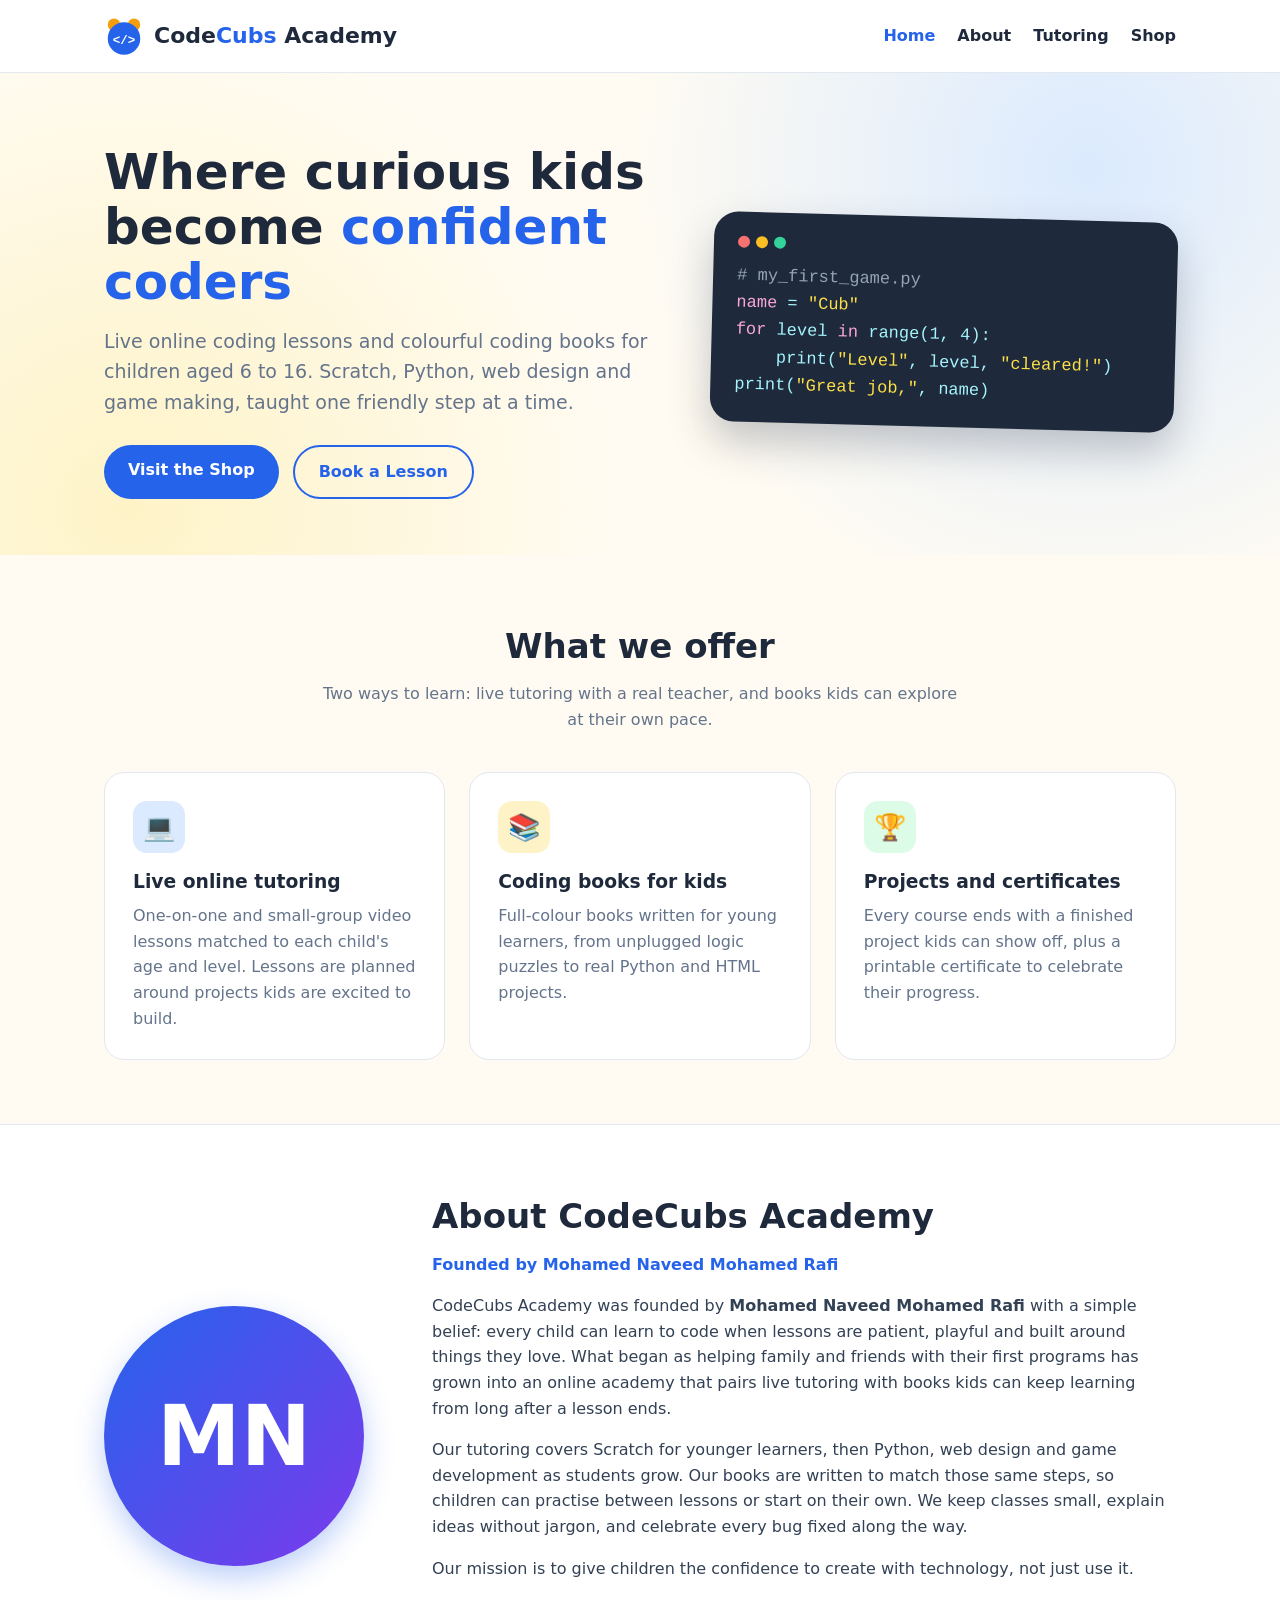
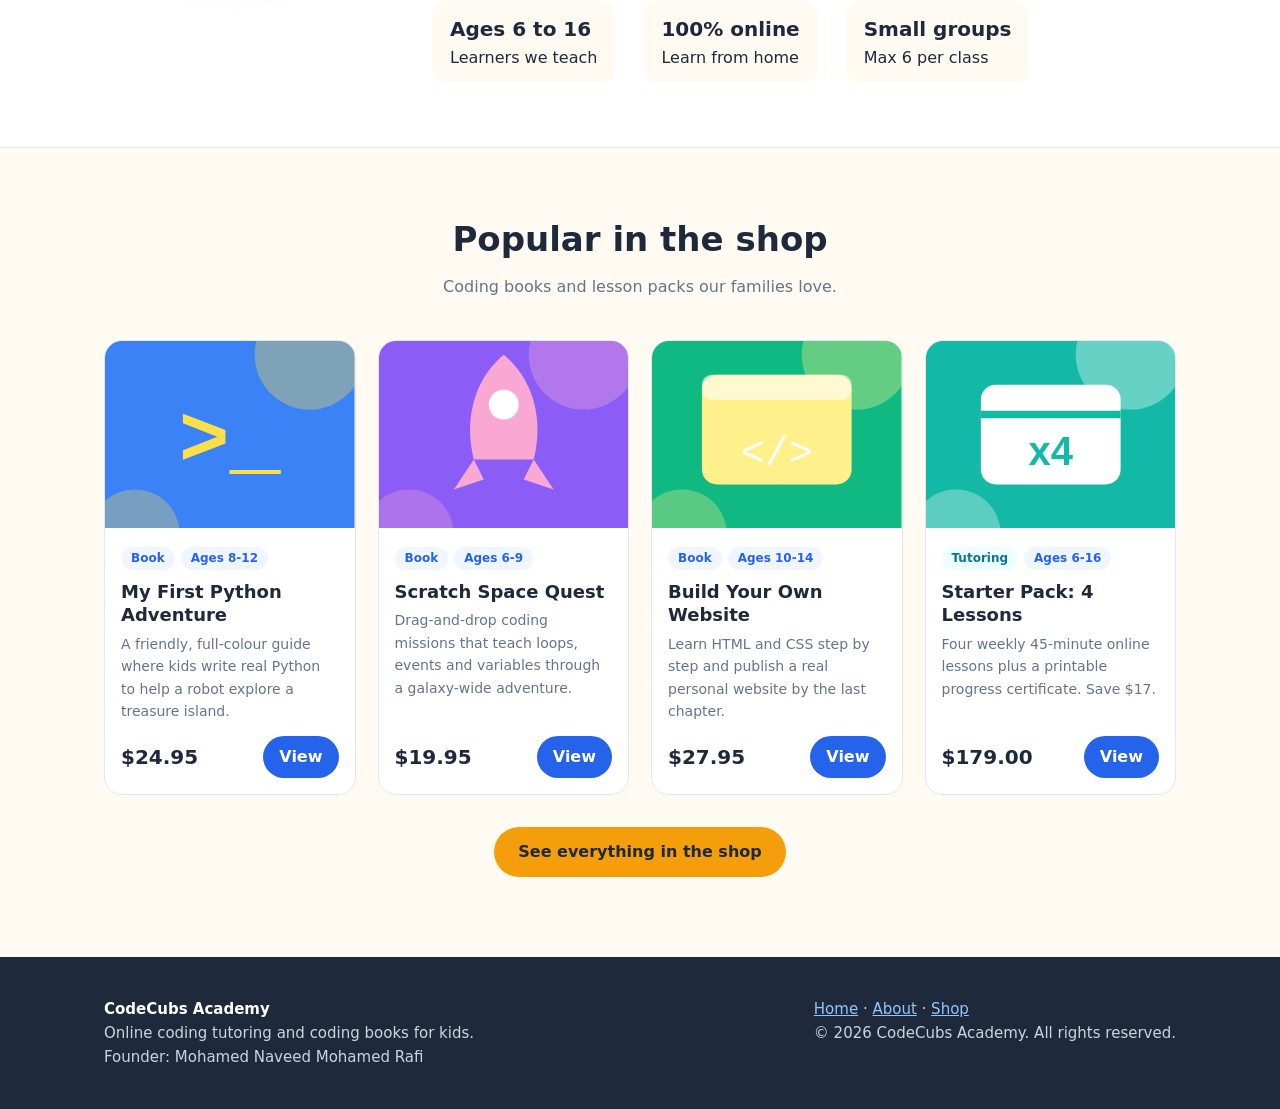
<file: index.html>
<!DOCTYPE html>
<html lang="en">
<head>
<meta charset="UTF-8">
<meta name="viewport" content="width=device-width, initial-scale=1">
<title>CodeCubs Academy | Online Coding Tutoring & Coding Books for Kids</title>
<meta name="description" content="CodeCubs Academy offers live online coding lessons and fun coding books for children aged 6 to 16. Founded by Mohamed Naveed Mohamed Rafi.">
<link rel="stylesheet" href="style.css">
<link rel="icon" href="data:image/svg+xml,%3Csvg xmlns='http://www.w3.org/2000/svg' viewBox='0 0 64 64'%3E%3Ccircle cx='16' cy='14' r='10' fill='%23f59e0b'/%3E%3Ccircle cx='48' cy='14' r='10' fill='%23f59e0b'/%3E%3Ccircle cx='32' cy='36' r='26' fill='%232563eb'/%3E%3C/svg%3E">
</head>
<body>
<header class="site"><div class="wrap">
  <a class="logo" href="./">
    <svg viewBox="0 0 64 64"><circle cx="16" cy="14" r="10" fill="#f59e0b"/><circle cx="48" cy="14" r="10" fill="#f59e0b"/><circle cx="32" cy="36" r="26" fill="#2563eb"/><text x="32" y="44" font-size="20" text-anchor="middle" fill="#fff" font-family="monospace" font-weight="700">&lt;/&gt;</text></svg>
    <span>Code<b>Cubs</b> Academy</span>
  </a>
  <nav><a href="./" class="active">Home</a><a href="#about">About</a><a href="#tutoring">Tutoring</a><a href="shop.html">Shop</a></nav>
</div></header>

<div class="hero"><div class="wrap">
  <div>
    <h1>Where curious kids become <em>confident coders</em></h1>
    <p>Live online coding lessons and colourful coding books for children aged 6 to 16. Scratch, Python, web design and game making, taught one friendly step at a time.</p>
    <div class="cta"><a class="btn" href="shop.html">Visit the Shop</a><a class="btn ghost" href="#tutoring">Book a Lesson</a></div>
  </div>
  <div class="hero-art">
    <div class="dots"><i></i><i></i><i></i></div>
<pre style="margin:0;white-space:pre-wrap"><span class="c"># my_first_game.py</span>
<span class="k">name</span> = <span class="s">"Cub"</span>
<span class="k">for</span> level <span class="k">in</span> range(1, 4):
    print(<span class="s">"Level"</span>, level, <span class="s">"cleared!"</span>)
print(<span class="s">"Great job,"</span>, name)</pre>
  </div>
</div></div>

<section id="tutoring"><div class="wrap">
  <h2>What we offer</h2>
  <p class="sub">Two ways to learn: live tutoring with a real teacher, and books kids can explore at their own pace.</p>
  <div class="grid3">
    <div class="feature"><div class="ico" style="background:#dbeafe">💻</div><h3>Live online tutoring</h3><p>One-on-one and small-group video lessons matched to each child's age and level. Lessons are planned around projects kids are excited to build.</p></div>
    <div class="feature"><div class="ico" style="background:#fef3c7">📚</div><h3>Coding books for kids</h3><p>Full-colour books written for young learners, from unplugged logic puzzles to real Python and HTML projects.</p></div>
    <div class="feature"><div class="ico" style="background:#dcfce7">🏆</div><h3>Projects and certificates</h3><p>Every course ends with a finished project kids can show off, plus a printable certificate to celebrate their progress.</p></div>
  </div>
</div></section>

<section class="about" id="about"><div class="wrap">
  <div class="avatar">MN</div>
  <div>
    <h2>About CodeCubs Academy</h2>
    <p class="role">Founded by Mohamed Naveed Mohamed Rafi</p>
    <p>CodeCubs Academy was founded by <strong>Mohamed Naveed Mohamed Rafi</strong> with a simple belief: every child can learn to code when lessons are patient, playful and built around things they love. What began as helping family and friends with their first programs has grown into an online academy that pairs live tutoring with books kids can keep learning from long after a lesson ends.</p>
    <p>Our tutoring covers Scratch for younger learners, then Python, web design and game development as students grow. Our books are written to match those same steps, so children can practise between lessons or start on their own. We keep classes small, explain ideas without jargon, and celebrate every bug fixed along the way.</p>
    <p>Our mission is to give children the confidence to create with technology, not just use it.</p>
    <div class="stats"><div><b>Ages 6 to 16</b>Learners we teach</div><div><b>100% online</b>Learn from home</div><div><b>Small groups</b>Max 6 per class</div></div>
  </div>
</div></section>

<section><div class="wrap">
  <h2>Popular in the shop</h2>
  <p class="sub">Coding books and lesson packs our families love.</p>
  <div class="products" id="featured"></div>
  <p style="text-align:center;margin-top:32px"><a class="btn alt" href="shop.html">See everything in the shop</a></p>
</div></section>

<footer><div class="wrap">
  <div><strong style="color:#fff">CodeCubs Academy</strong><br>Online coding tutoring and coding books for kids.<br>Founder: Mohamed Naveed Mohamed Rafi</div>
  <div><a href="./">Home</a> · <a href="#about">About</a> · <a href="shop.html">Shop</a><br>© <span id="y"></span> CodeCubs Academy. All rights reserved.</div>
</div></footer>

<script src="products.js"></script>
<script>
document.getElementById('y').textContent = new Date().getFullYear();
document.getElementById('featured').innerHTML = PRODUCTS.filter(p => ["B001","B002","B003","T002"].includes(p.id)).map(p => `
  <div class="card"><div class="cover">${coverSVG(p)}</div><div class="body">
    <div><span class="tag ${p.type==='Tutoring'?'t':''}">${p.type}</span><span class="tag">Ages ${p.ages}</span></div>
    <h3>${p.title}</h3><p>${p.desc}</p>
    <div class="row"><span class="price">${money(p.price)}</span><a class="add" style="text-decoration:none" href="shop.html">View</a></div>
  </div></div>`).join('');
</script>
</body>
</html>
</file>
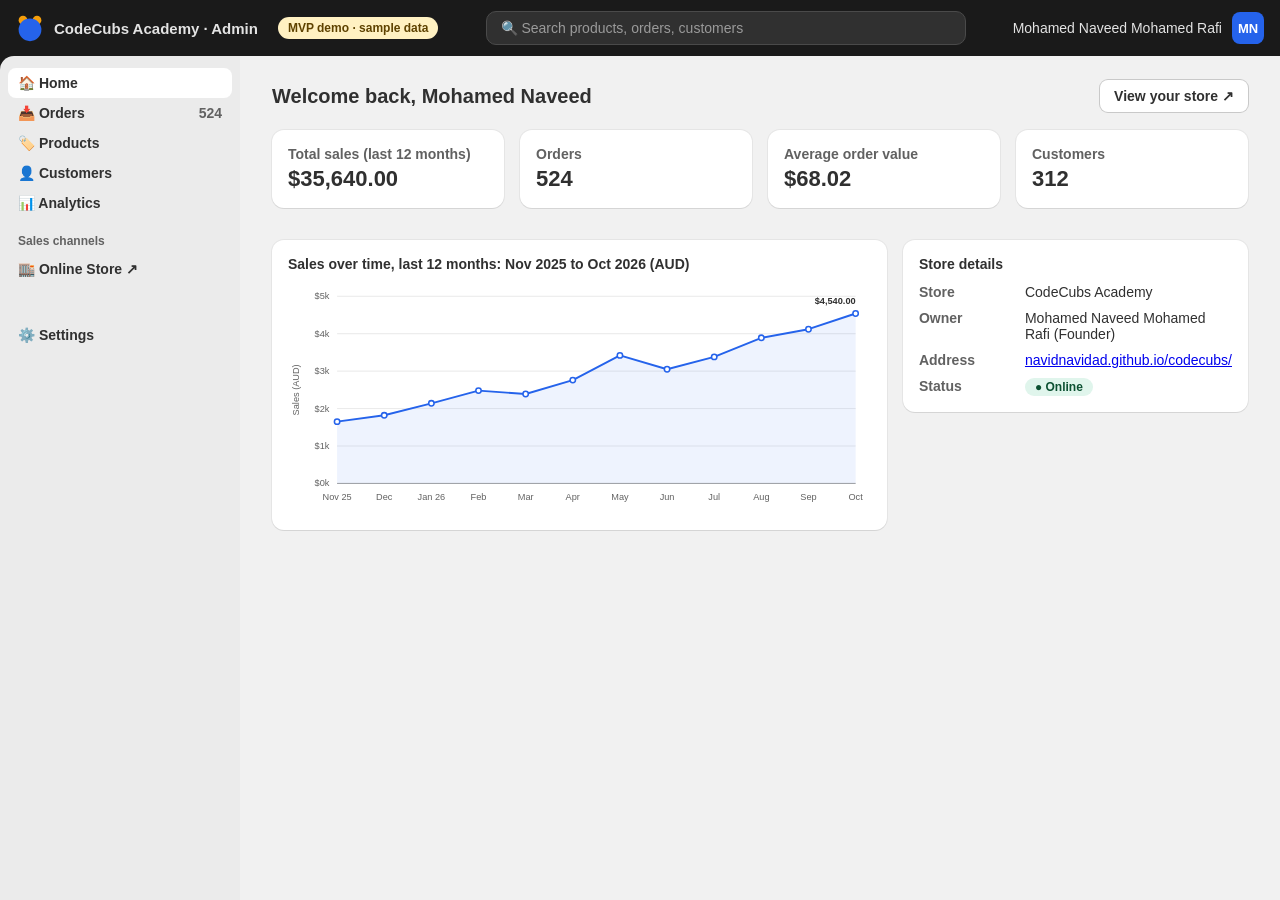
<file: admin.html>
<!DOCTYPE html>
<html lang="en">
<head>
<meta charset="UTF-8">
<meta name="viewport" content="width=device-width, initial-scale=1">
<meta name="robots" content="noindex,nofollow">
<title>Admin | CodeCubs Academy</title>
<style>
:root{--side:#1a1a1a;--bg:#f1f1f1;--line:#e3e3e3;--ink:#303030;--muted:#616161;--green:#008060}
*{box-sizing:border-box}
body{margin:0;font-family:-apple-system,BlinkMacSystemFont,"Segoe UI",Roboto,sans-serif;color:var(--ink);background:var(--side);font-size:14px}
.top{height:56px;display:flex;align-items:center;justify-content:space-between;padding:0 16px;color:#e3e3e3}
.top .brand{display:flex;align-items:center;gap:10px;font-weight:700;font-size:15px}
.top .brand svg{width:28px;height:28px}
.search{flex:0 1 480px;background:#303030;border:1px solid #4a4a4a;border-radius:10px;padding:8px 14px;color:#9a9a9a}
.me{display:flex;align-items:center;gap:10px}
.av{width:32px;height:32px;border-radius:8px;background:#2563eb;color:#fff;display:grid;place-items:center;font-weight:700;font-size:13px}
.shell{display:flex;height:calc(100vh - 56px)}
aside{width:240px;background:#ebebeb;border-radius:14px 0 0 0;padding:12px 8px;flex-shrink:0}
aside a{display:flex;align-items:center;gap:10px;padding:7px 10px;border-radius:8px;color:var(--ink);text-decoration:none;font-weight:600;cursor:pointer}
aside a:hover{background:#e0e0e0}aside a.on{background:#fff}
aside .sec{color:var(--muted);font-size:12px;font-weight:700;padding:16px 10px 6px}
main{flex:1;background:var(--bg);overflow:auto;padding:24px 32px}
h1{font-size:20px;margin:0 0 18px;display:flex;justify-content:space-between;align-items:center}
.card{background:#fff;border-radius:12px;box-shadow:0 1px 0 rgba(0,0,0,.07),0 0 0 1px rgba(0,0,0,.05);padding:16px;margin-bottom:16px}
.card h2{font-size:14px;margin:0 0 12px}
.kpis{display:grid;grid-template-columns:repeat(4,1fr);gap:16px;margin-bottom:16px}
.kpi .l{color:var(--muted);font-weight:600}.kpi .v{font-size:22px;font-weight:700;margin-top:4px}
.cols{display:grid;grid-template-columns:2.2fr 1fr;gap:16px;align-items:start}
table{width:100%;border-collapse:collapse}
th{text-align:left;color:var(--muted);font-weight:600;padding:8px;border-bottom:1px solid var(--line);background:#f7f7f7}
td{padding:10px 8px;border-bottom:1px solid var(--line);vertical-align:middle}
.thumb{width:40px;height:40px;border-radius:8px;overflow:hidden;border:1px solid var(--line)}.thumb svg{width:100%;height:100%;display:block}
.badge{display:inline-block;padding:2px 10px;border-radius:999px;font-size:12px;font-weight:600;background:#e0f5ec;color:#0c5132}
.badge.g{background:#f1f1f1;color:#616161}.badge.y{background:#fff1c2;color:#5e4200}
.btn{background:#303030;color:#fff;border:0;border-radius:8px;padding:8px 14px;font-weight:600;cursor:pointer;font-family:inherit}
.btn.l{background:#fff;color:var(--ink);box-shadow:0 0 0 1px #c9c9c9}
.dl{display:grid;grid-template-columns:180px 1fr;gap:10px 16px;margin:0}
.dl dt{color:var(--muted);font-weight:600}.dl dd{margin:0}
.empty{text-align:center;padding:40px 10px;color:var(--muted)}
.empty svg{width:90px;opacity:.6}
.task{display:flex;gap:10px;padding:8px 0;border-bottom:1px solid var(--line)}
.task:last-child{border:0}
input.inl{width:80px;padding:5px 8px;border:1px solid #c9c9c9;border-radius:6px;font-family:inherit}
.view{display:none}.view.on{display:block}
.ok{color:var(--green);font-weight:700}
.demo{background:#fff1c2;color:#5e4200;font-size:12px;font-weight:600;padding:4px 10px;border-radius:999px;margin-left:10px}
.chart svg{width:100%;height:auto;display:block}
.chart .ax{font-size:12px;fill:#616161}
@media(max-width:1000px){.cols{grid-template-columns:1fr}.kpis{grid-template-columns:repeat(2,1fr)}aside{width:190px}.search{display:none}main{padding:18px}}
@media(max-width:640px){aside{display:none}.top .me span{display:none}}
.delta{color:var(--green);font-size:12px;font-weight:600;margin-left:6px}
</style>
</head>
<body>
<div class="top">
  <div class="brand">
    <svg viewBox="0 0 64 64"><circle cx="16" cy="14" r="10" fill="#f59e0b"/><circle cx="48" cy="14" r="10" fill="#f59e0b"/><circle cx="32" cy="36" r="26" fill="#2563eb"/></svg>
    CodeCubs Academy · Admin<span class="demo">MVP demo · sample data</span>
  </div>
  <div class="search">🔍 Search products, orders, customers</div>
  <div class="me"><span id="ownerTop"></span><div class="av">MN</div></div>
</div>
<div class="shell">
<aside id="nav">
  <a data-v="home" class="on">🏠 Home</a>
  <a data-v="orders">📥 Orders <span style="margin-left:auto;color:var(--muted)" id="navOrders"></span></a>
  <a data-v="products">🏷️ Products</a>
  <a data-v="customers">👤 Customers</a>
  <a data-v="analytics">📊 Analytics</a>
  <div class="sec">Sales channels</div>
  <a href="./" target="_blank">🏬 Online Store ↗</a>
  <div class="sec">&nbsp;</div>
  <a data-v="settings">⚙️ Settings</a>
</aside>
<main>

<div class="view on" id="v-home">
  <h1><span>Welcome back, <span id="ownerFirst"></span></span><a class="btn l" href="shop.html" target="_blank" style="text-decoration:none;font-size:14px">View your store ↗</a></h1>
  <div class="kpis">
    <div class="card kpi"><div class="l">Total sales (last 12 months)</div><div class="v" id="kSales"></div></div>
    <div class="card kpi"><div class="l">Orders</div><div class="v" id="kOrders"></div></div>
    <div class="card kpi"><div class="l">Average order value</div><div class="v" id="kAov"></div></div>
    <div class="card kpi"><div class="l">Customers</div><div class="v" id="kCust"></div></div>
  </div>
  <div class="cols">
    <div class="card chart"><h2>Sales over time, last 12 months: Nov 2025 to Oct 2026 (AUD)</h2><div id="chart"></div></div>
    <div class="card"><h2>Store details</h2>
      <dl class="dl" style="grid-template-columns:90px 1fr">
        <dt>Store</dt><dd id="sName"></dd>
        <dt>Owner</dt><dd id="sOwner"></dd>
        <dt>Address</dt><dd><a id="sUrl" target="_blank"></a></dd>
        <dt>Status</dt><dd><span class="badge">● Online</span></dd>
      </dl>
    </div>
  </div>
</div>

<div class="view" id="v-orders">
  <h1>Orders</h1>
  <div class="card" style="padding:0;overflow:hidden">
    <table><thead><tr><th>Order</th><th>Date</th><th>Items</th><th>Payment</th><th>Fulfilment</th><th>Total</th></tr></thead><tbody id="otable"></tbody></table>
  </div>
</div>

<div class="view" id="v-products">
  <h1>Products <button class="btn" id="addP">Add product</button></h1>
  <div class="card" style="padding:0;overflow:hidden">
    <table><thead><tr><th></th><th>Product</th><th>Status</th><th>Type</th><th>Inventory</th><th>Price (AUD)</th></tr></thead><tbody id="ptable"></tbody></table>
  </div>
  <p style="color:var(--muted)">Edits here apply to this browser session. To publish catalogue changes, update <code>products.js</code> in the GitHub repository.</p>
</div>

<div class="view" id="v-customers">
  <h1>Customers</h1>
  <div class="card"><dl class="dl"><dt>Total customers</dt><dd id="c1"></dd><dt>Returning customers</dt><dd>41%</dd><dt>Top product</dt><dd>Starter Pack: 4 Lessons</dd></dl></div>
</div>

<div class="view" id="v-analytics">
  <h1>Analytics</h1>
  <div class="card chart"><h2>Sales over time, last 12 months: Nov 2025 to Oct 2026 (AUD)</h2><div id="chart2"></div></div>
</div>

<div class="view" id="v-settings">
  <h1>Settings</h1>
  <div class="card"><h2>Store details</h2>
    <dl class="dl">
      <dt>Store name</dt><dd id="s2Name"></dd>
      <dt>Store owner</dt><dd id="s2Owner"></dd>
      <dt>Business type</dt><dd>Online coding tutoring and children's coding books</dd>
      <dt>Location</dt><dd id="s2Loc"></dd>
      <dt>Store currency</dt><dd id="s2Cur"></dd>
    </dl>
  </div>
  <div class="card"><h2>Domains and hosting</h2>
    <dl class="dl">
      <dt>Primary domain</dt><dd><a id="s2Url" target="_blank"></a></dd>
      <dt>Hosting</dt><dd>GitHub Pages (free)</dd>
      <dt>Source repository</dt><dd><a id="s2Repo" target="_blank"></a></dd>
      <dt>GitHub account</dt><dd>Navidnavidad</dd>
      <dt>HTTPS</dt><dd><span class="badge">Enabled</span></dd>
    </dl>
  </div>
  <div class="card"><h2>Payments</h2>
    <dl class="dl"><dt>Payment provider</dt><dd>Stripe <span class="badge y">Demo</span></dd></dl>
  </div>
</div>

</main>
</div>

<script src="products.js"></script>
<script>
const $ = id => document.getElementById(id);
$('ownerTop').textContent = STORE.owner;
$('ownerFirst').textContent = STORE.owner.split(' ').slice(0,2).join(' ');
['sName','s2Name'].forEach(i => $(i).textContent = STORE.name);
['sOwner','s2Owner'].forEach(i => $(i).textContent = STORE.owner + " (" + STORE.role + ")");
['sUrl','s2Url'].forEach(i => { $(i).textContent = STORE.url.replace('https://',''); $(i).href = STORE.url; });
$('s2Repo').textContent = STORE.repo.replace('https://',''); $('s2Repo').href = STORE.repo;
$('s2Loc').textContent = STORE.location; $('s2Cur').textContent = STORE.currency;
// Hypothetical MVP sample figures
const MONTHS=["Nov 25","Dec","Jan 26","Feb","Mar","Apr","May","Jun","Jul","Aug","Sep","Oct"];
const SALES=[1650,1820,2140,2480,2390,2760,3420,3050,3380,3890,4120,4540];
const ORDERS=524, CUSTOMERS=312;
const total=SALES.reduce((a,b)=>a+b,0);
const fmt=n=>"$"+n.toLocaleString("en-AU",{minimumFractionDigits:2,maximumFractionDigits:2});
function stats(){
  $('kSales').innerHTML=fmt(total);
  $('kOrders').textContent=ORDERS; $('navOrders').textContent=ORDERS;
  $('kAov').textContent=fmt(total/ORDERS);
  $('kCust').textContent=CUSTOMERS; $('c1').textContent=CUSTOMERS;
}
function chart(el){
  const W=760,H=300,L=64,R=20,T=16,B=40,max=5000,w=W-L-R,h=H-T-B;
  const x=i=>L+i*w/11, y=v=>T+h-v/max*h;
  let s=`<svg viewBox="0 0 ${W} ${H}" role="img" aria-label="Monthly sales, last 12 months">`;
  for(let v=0;v<=max;v+=1000){s+=`<line x1="${L}" x2="${W-R}" y1="${y(v)}" y2="${y(v)}" stroke="#e3e3e3"/><text class="ax" x="${L-10}" y="${y(v)+4}" text-anchor="end">$${(v/1000)}k</text>`;}
  MONTHS.forEach((m,i)=>s+=`<text class="ax" x="${x(i)}" y="${H-B+22}" text-anchor="middle">${m}</text>`);
  s+=`<line x1="${L}" x2="${W-R}" y1="${y(0)}" y2="${y(0)}" stroke="#8a8a8a"/>`;
  const pts=SALES.map((v,i)=>`${x(i)},${y(v)}`).join(' ');
  s+=`<polygon points="${x(0)},${y(0)} ${pts} ${x(11)},${y(0)}" fill="#2563eb" opacity=".08"/>`;
  s+=`<polyline points="${pts}" fill="none" stroke="#2563eb" stroke-width="2.5" stroke-linejoin="round"/>`;
  SALES.forEach((v,i)=>s+=`<circle cx="${x(i)}" cy="${y(v)}" r="3.5" fill="#fff" stroke="#2563eb" stroke-width="2"><title>${MONTHS[i]}: ${fmt(v)}</title></circle>`);
  s+=`<text class="ax" x="${x(11)}" y="${y(SALES[11])-12}" text-anchor="end" style="fill:#303030;font-weight:600">${fmt(SALES[11])}</text>`;
  s+=`<text class="ax" transform="translate(14 ${T+h/2}) rotate(-90)" text-anchor="middle">Sales (AUD)</text>`;
  el.innerHTML=s+`</svg>`;
}
function orders(){
  const rows=[["#1524","9 Nov","Holiday Coding Camp (5 days)",249],["#1523","8 Nov","My First Python Adventure × 2",49.90],["#1522","7 Nov","Starter Pack: 4 Lessons",179],["#1521","6 Nov","Game Makers Club",29.95],["#1520","5 Nov","1:1 Online Lesson (45 min)",49],["#1519","4 Nov","Scratch Space Quest, Robots, Logic & Puzzles",41.90],["#1518","3 Nov","Starter Pack: 4 Lessons",179],["#1517","2 Nov","Build Your Own Website",27.95]];
  $('otable').innerHTML=rows.map(r=>`<tr><td><b>${r[0]}</b></td><td>${r[1]}</td><td>${r[2]}</td><td><span class="badge g">Paid</span></td><td><span class="badge">${r[2].includes('Lesson')||r[2].includes('Camp')?'Scheduled':'Fulfilled'}</span></td><td>${fmt(r[3])}</td></tr>`).join('');
}
function table(){
  $('ptable').innerHTML = PRODUCTS.map((p,i) => `<tr>
    <td><div class="thumb">${coverSVG(p)}</div></td>
    <td><b>${p.title}</b><br><span style="color:var(--muted)">${p.id} · Ages ${p.ages}</span></td>
    <td><span class="badge">Active</span></td>
    <td>${p.type}</td>
    <td>${p.stock === null ? '<span class="badge g">Not tracked</span>' : `<input class="inl" type="number" min="0" value="${p.stock}" data-i="${i}" data-k="stock">`}</td>
    <td><input class="inl" type="number" step="0.01" min="0" value="${p.price.toFixed(2)}" data-i="${i}" data-k="price"></td>
  </tr>`).join('');
}
$('ptable').oninput = e => { const t=e.target; if(!t.dataset.k) return; PRODUCTS[t.dataset.i][t.dataset.k] = parseFloat(t.value)||0; };
$('addP').onclick = () => {
  const title = prompt("Product title"); if(!title) return;
  PRODUCTS.push({id:"N"+(PRODUCTS.length+1),type:"Book",title,ages:"6-16",price:19.95,stock:0,color:"#64748b",accent:"#e2e8f0",icon:"py",desc:""});
  table();
};
$('nav').onclick = e => {
  const a = e.target.closest('a[data-v]'); if(!a) return;
  document.querySelectorAll('#nav a').forEach(x=>x.classList.toggle('on',x===a));
  document.querySelectorAll('.view').forEach(v=>v.classList.toggle('on',v.id==='v-'+a.dataset.v));
};
stats(); table(); orders(); chart($('chart')); chart($('chart2'));
</script>
</body>
</html>
</file>
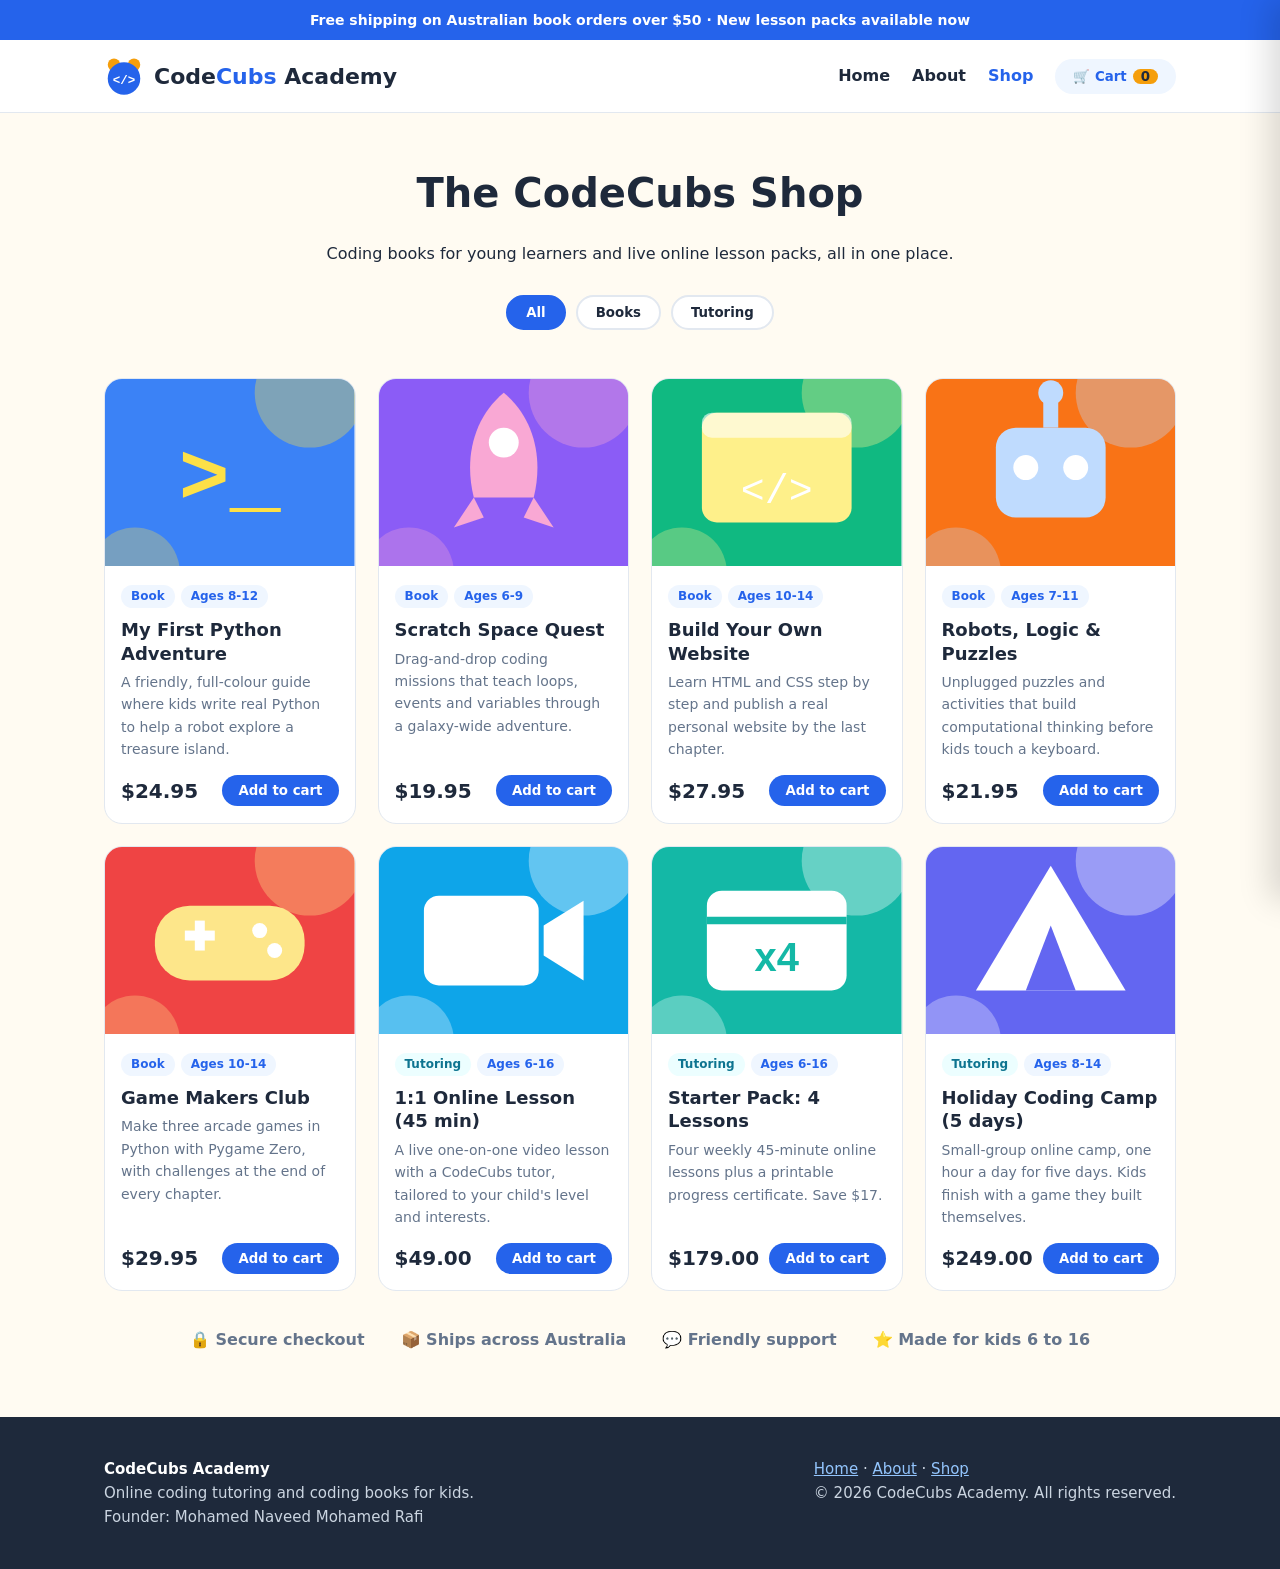
<file: shop.html>
<!DOCTYPE html>
<html lang="en">
<head>
<meta charset="UTF-8">
<meta name="viewport" content="width=device-width, initial-scale=1">
<title>Shop | CodeCubs Academy</title>
<meta name="description" content="Coding books for kids and online coding lesson packs from CodeCubs Academy.">
<link rel="stylesheet" href="style.css">
<link rel="icon" href="data:image/svg+xml,%3Csvg xmlns='http://www.w3.org/2000/svg' viewBox='0 0 64 64'%3E%3Ccircle cx='16' cy='14' r='10' fill='%23f59e0b'/%3E%3Ccircle cx='48' cy='14' r='10' fill='%23f59e0b'/%3E%3Ccircle cx='32' cy='36' r='26' fill='%232563eb'/%3E%3C/svg%3E">
</head>
<body>
<div class="banner">Free shipping on Australian book orders over $50 · New lesson packs available now</div>
<header class="site"><div class="wrap">
  <a class="logo" href="./">
    <svg viewBox="0 0 64 64"><circle cx="16" cy="14" r="10" fill="#f59e0b"/><circle cx="48" cy="14" r="10" fill="#f59e0b"/><circle cx="32" cy="36" r="26" fill="#2563eb"/><text x="32" y="44" font-size="20" text-anchor="middle" fill="#fff" font-family="monospace" font-weight="700">&lt;/&gt;</text></svg>
    <span>Code<b>Cubs</b> Academy</span>
  </a>
  <nav><a href="./">Home</a><a href="./#about">About</a><a href="shop.html" class="active">Shop</a><button class="cartbtn" id="cartbtn">🛒 Cart<span class="n" id="count">0</span></button></nav>
</div></header>

<div class="shop-hero"><div class="wrap">
  <h1>The CodeCubs Shop</h1>
  <p class="sub" style="margin-bottom:28px">Coding books for young learners and live online lesson packs, all in one place.</p>
  <div class="filters" id="filters">
    <button class="on" data-f="All">All</button><button data-f="Book">Books</button><button data-f="Tutoring">Tutoring</button>
  </div>
</div></div>

<section style="padding-top:0"><div class="wrap">
  <div class="products" id="grid"></div>
  <div class="trust"><span>🔒 Secure checkout</span><span>📦 Ships across Australia</span><span>💬 Friendly support</span><span>⭐ Made for kids 6 to 16</span></div>
</div></section>

<aside class="drawer" id="drawer">
  <h3>Your cart <button class="x" id="close">×</button></h3>
  <div class="items" id="items"></div>
  <div class="foot">
    <div style="display:flex;justify-content:space-between;font-weight:800;font-size:18px;margin-bottom:14px"><span>Subtotal</span><span id="sub">$0.00</span></div>
    <button class="btn" style="width:100%" id="checkout">Checkout</button>
    <p id="note" style="color:var(--muted);font-size:13px;margin:10px 0 0"></p>
  </div>
</aside>
<div class="toast" id="toast"></div>

<footer><div class="wrap">
  <div><strong style="color:#fff">CodeCubs Academy</strong><br>Online coding tutoring and coding books for kids.<br>Founder: Mohamed Naveed Mohamed Rafi</div>
  <div><a href="./">Home</a> · <a href="./#about">About</a> · <a href="shop.html">Shop</a><br>© <span id="y"></span> CodeCubs Academy. All rights reserved.</div>
</div></footer>

<script src="products.js"></script>
<script>
document.getElementById('y').textContent = new Date().getFullYear();
const cart = {};
let filter = "All";
function render() {
  document.getElementById('grid').innerHTML = PRODUCTS.filter(p => filter === "All" || p.type === filter).map(p => `
    <div class="card"><div class="cover">${coverSVG(p)}</div><div class="body">
      <div><span class="tag ${p.type==='Tutoring'?'t':''}">${p.type}</span><span class="tag">Ages ${p.ages}</span></div>
      <h3>${p.title}</h3><p>${p.desc}</p>
      <div class="row"><span class="price">${money(p.price)}</span><button class="add" data-id="${p.id}">Add to cart</button></div>
    </div></div>`).join('');
}
function renderCart() {
  const ids = Object.keys(cart);
  let total = 0, n = 0;
  document.getElementById('items').innerHTML = ids.length ? ids.map(id => {
    const p = PRODUCTS.find(x => x.id === id); total += p.price * cart[id]; n += cart[id];
    return `<div class="item"><div><strong>${p.title}</strong><br><small>${cart[id]} × ${money(p.price)}</small></div>
      <button class="x" data-rm="${id}" title="Remove">−</button></div>`;
  }).join('') : '<p style="color:var(--muted)">Your cart is empty.</p>';
  document.getElementById('sub').textContent = money(total);
  document.getElementById('count').textContent = n;
}
function toast(t){const e=document.getElementById('toast');e.textContent=t;e.classList.add('show');setTimeout(()=>e.classList.remove('show'),1600);}
document.getElementById('filters').onclick = e => {
  if (!e.target.dataset.f) return;
  filter = e.target.dataset.f;
  document.querySelectorAll('#filters button').forEach(b => b.classList.toggle('on', b === e.target));
  render();
};
document.getElementById('grid').onclick = e => {
  const id = e.target.dataset.id; if (!id) return;
  cart[id] = (cart[id] || 0) + 1; renderCart(); toast("Added to cart");
};
document.getElementById('items').onclick = e => {
  const id = e.target.dataset.rm; if (!id) return;
  if (--cart[id] <= 0) delete cart[id]; renderCart();
};
const drawer = document.getElementById('drawer');
document.getElementById('cartbtn').onclick = () => drawer.classList.add('open');
document.getElementById('close').onclick = () => drawer.classList.remove('open');
document.getElementById('checkout').onclick = () => {
  document.getElementById('note').textContent = Object.keys(cart).length
    ? "Online payments are being set up. We'll be taking orders very soon!"
    : "Add something to your cart first.";
};
render(); renderCart();
</script>
</body>
</html>
</file>
<file: style.css>
:root{--ink:#1e293b;--muted:#64748b;--brand:#2563eb;--brand2:#f59e0b;--bg:#fffbf2;--card:#fff;--line:#e2e8f0}
*{box-sizing:border-box}
body{margin:0;font-family:"Nunito","Segoe UI",system-ui,sans-serif;color:var(--ink);background:var(--bg);line-height:1.6}
a{color:var(--brand)}
.wrap{max-width:1120px;margin:0 auto;padding:0 24px}
header.site{background:#fff;border-bottom:1px solid var(--line);position:sticky;top:0;z-index:10}
header.site .wrap{display:flex;align-items:center;justify-content:space-between;height:72px}
.logo{display:flex;align-items:center;gap:10px;font-weight:800;font-size:22px;text-decoration:none;color:var(--ink)}
.logo svg{width:40px;height:40px}
.logo span b{color:var(--brand)}
nav a{margin-left:22px;text-decoration:none;color:var(--ink);font-weight:700}
nav a:hover,nav a.active{color:var(--brand)}
.btn{display:inline-block;background:var(--brand);color:#fff;border:0;border-radius:999px;padding:12px 24px;font-weight:800;font-size:16px;text-decoration:none;cursor:pointer;font-family:inherit}
.btn.alt{background:var(--brand2);color:#1e293b}
.btn.ghost{background:transparent;color:var(--brand);border:2px solid var(--brand)}
.hero{padding:72px 0 56px;background:radial-gradient(circle at 85% 20%,#dbeafe 0,transparent 40%),radial-gradient(circle at 10% 90%,#fef3c7 0,transparent 40%)}
.hero .wrap{display:grid;grid-template-columns:1.1fr .9fr;gap:40px;align-items:center}
.hero h1{font-size:50px;line-height:1.1;margin:0 0 16px}
.hero h1 em{font-style:normal;color:var(--brand)}
.hero p{font-size:19px;color:var(--muted);margin:0 0 28px}
.hero .cta{display:flex;gap:14px;flex-wrap:wrap}
.hero-art{background:#1e293b;border-radius:24px;padding:24px;color:#a5f3fc;font-family:monospace;font-size:17px;box-shadow:0 20px 40px rgba(30,41,59,.25);transform:rotate(1.5deg)}
.hero-art .dots{display:flex;gap:6px;margin-bottom:14px}.hero-art .dots i{width:12px;height:12px;border-radius:50%;background:#f87171}.hero-art .dots i:nth-child(2){background:#fbbf24}.hero-art .dots i:nth-child(3){background:#34d399}
.hero-art .k{color:#f9a8d4}.hero-art .s{color:#fde047}.hero-art .c{color:#94a3b8}
section{padding:64px 0}
section h2{font-size:34px;margin:0 0 8px;text-align:center}
section .sub{text-align:center;color:var(--muted);margin:0 auto 40px;max-width:640px}
.grid3{display:grid;grid-template-columns:repeat(3,1fr);gap:24px}
.feature{background:#fff;border:1px solid var(--line);border-radius:20px;padding:28px}
.feature .ico{width:52px;height:52px;border-radius:14px;display:grid;place-items:center;font-size:26px;margin-bottom:14px}
.feature h3{margin:0 0 6px}
.feature p{margin:0;color:var(--muted)}
.about{background:#fff;border-top:1px solid var(--line);border-bottom:1px solid var(--line)}
.about .wrap{display:grid;grid-template-columns:280px 1fr;gap:48px;align-items:center}
.avatar{width:260px;height:260px;border-radius:50%;background:linear-gradient(135deg,#2563eb,#7c3aed);display:grid;place-items:center;color:#fff;font-size:84px;font-weight:800;box-shadow:0 12px 30px rgba(37,99,235,.3)}
.about h2{text-align:left}
.about .role{color:var(--brand);font-weight:800;margin:0 0 16px}
.about p{color:#334155}
.stats{display:flex;gap:28px;margin-top:20px;flex-wrap:wrap}
.stats div{background:var(--bg);border-radius:14px;padding:12px 18px}
.stats b{display:block;font-size:20px}
.products{display:grid;grid-template-columns:repeat(4,1fr);gap:22px}
.card{background:var(--card);border:1px solid var(--line);border-radius:18px;overflow:hidden;display:flex;flex-direction:column;transition:transform .15s,box-shadow .15s}
.card:hover{transform:translateY(-4px);box-shadow:0 12px 24px rgba(0,0,0,.08)}
.card .cover{aspect-ratio:4/3;overflow:hidden}.card .cover svg{width:100%;height:100%;display:block}
.card .body{padding:16px;display:flex;flex-direction:column;flex:1}
.tag{display:inline-block;font-size:12px;font-weight:800;padding:2px 10px;border-radius:999px;background:#eff6ff;color:var(--brand);margin-right:6px}
.tag.t{background:#ecfeff;color:#0e7490}
.card h3{margin:10px 0 6px;font-size:18px;line-height:1.3}
.card p{margin:0 0 14px;color:var(--muted);font-size:14px;flex:1}
.card .row{display:flex;justify-content:space-between;align-items:center}
.price{font-weight:800;font-size:20px}
.add{background:var(--brand);color:#fff;border:0;border-radius:999px;padding:8px 16px;font-weight:800;cursor:pointer;font-family:inherit}
.add:hover{background:#1d4ed8}
.filters{display:flex;justify-content:center;gap:10px;margin-bottom:28px}
.filters button{border:2px solid var(--line);background:#fff;border-radius:999px;padding:8px 18px;font-weight:800;cursor:pointer;font-family:inherit;color:var(--ink)}
.filters button.on{border-color:var(--brand);background:var(--brand);color:#fff}
.banner{background:var(--brand);color:#fff;text-align:center;padding:9px;font-weight:700;font-size:14px}
.cartbtn{position:relative;background:#eff6ff;border:0;border-radius:999px;padding:10px 18px;font-weight:800;cursor:pointer;font-family:inherit;color:var(--brand);margin-left:22px}
.cartbtn .n{background:var(--brand2);color:#1e293b;border-radius:999px;padding:0 8px;margin-left:6px}
.drawer{position:fixed;right:0;top:0;bottom:0;width:380px;background:#fff;box-shadow:-10px 0 30px rgba(0,0,0,.15);transform:translateX(100%);transition:transform .25s;z-index:30;display:flex;flex-direction:column}
.drawer.open{transform:none}
.drawer h3{margin:0;padding:20px;border-bottom:1px solid var(--line);display:flex;justify-content:space-between}
.drawer .items{flex:1;overflow:auto;padding:12px 20px}
.drawer .item{display:flex;justify-content:space-between;gap:10px;padding:10px 0;border-bottom:1px dashed var(--line)}
.drawer .foot{padding:20px;border-top:1px solid var(--line)}
.x{background:none;border:0;font-size:22px;cursor:pointer;color:var(--muted)}
.shop-hero{padding:48px 0 20px;text-align:center}
.shop-hero h1{font-size:40px;margin:0 0 8px}
footer{background:#1e293b;color:#cbd5e1;padding:40px 0;font-size:15px}
footer .wrap{display:flex;justify-content:space-between;gap:20px;flex-wrap:wrap}
footer a{color:#93c5fd}
.trust{display:flex;justify-content:center;gap:36px;flex-wrap:wrap;color:var(--muted);font-weight:700;margin-top:36px}
.toast{position:fixed;bottom:24px;left:50%;transform:translateX(-50%);background:#1e293b;color:#fff;padding:12px 22px;border-radius:999px;opacity:0;transition:opacity .2s;z-index:40}
.toast.show{opacity:1}
@media(max-width:900px){.hero .wrap,.about .wrap{grid-template-columns:1fr}.grid3{grid-template-columns:1fr}.products{grid-template-columns:repeat(2,1fr)}.hero h1{font-size:38px}nav a{margin-left:12px}}
</file>
